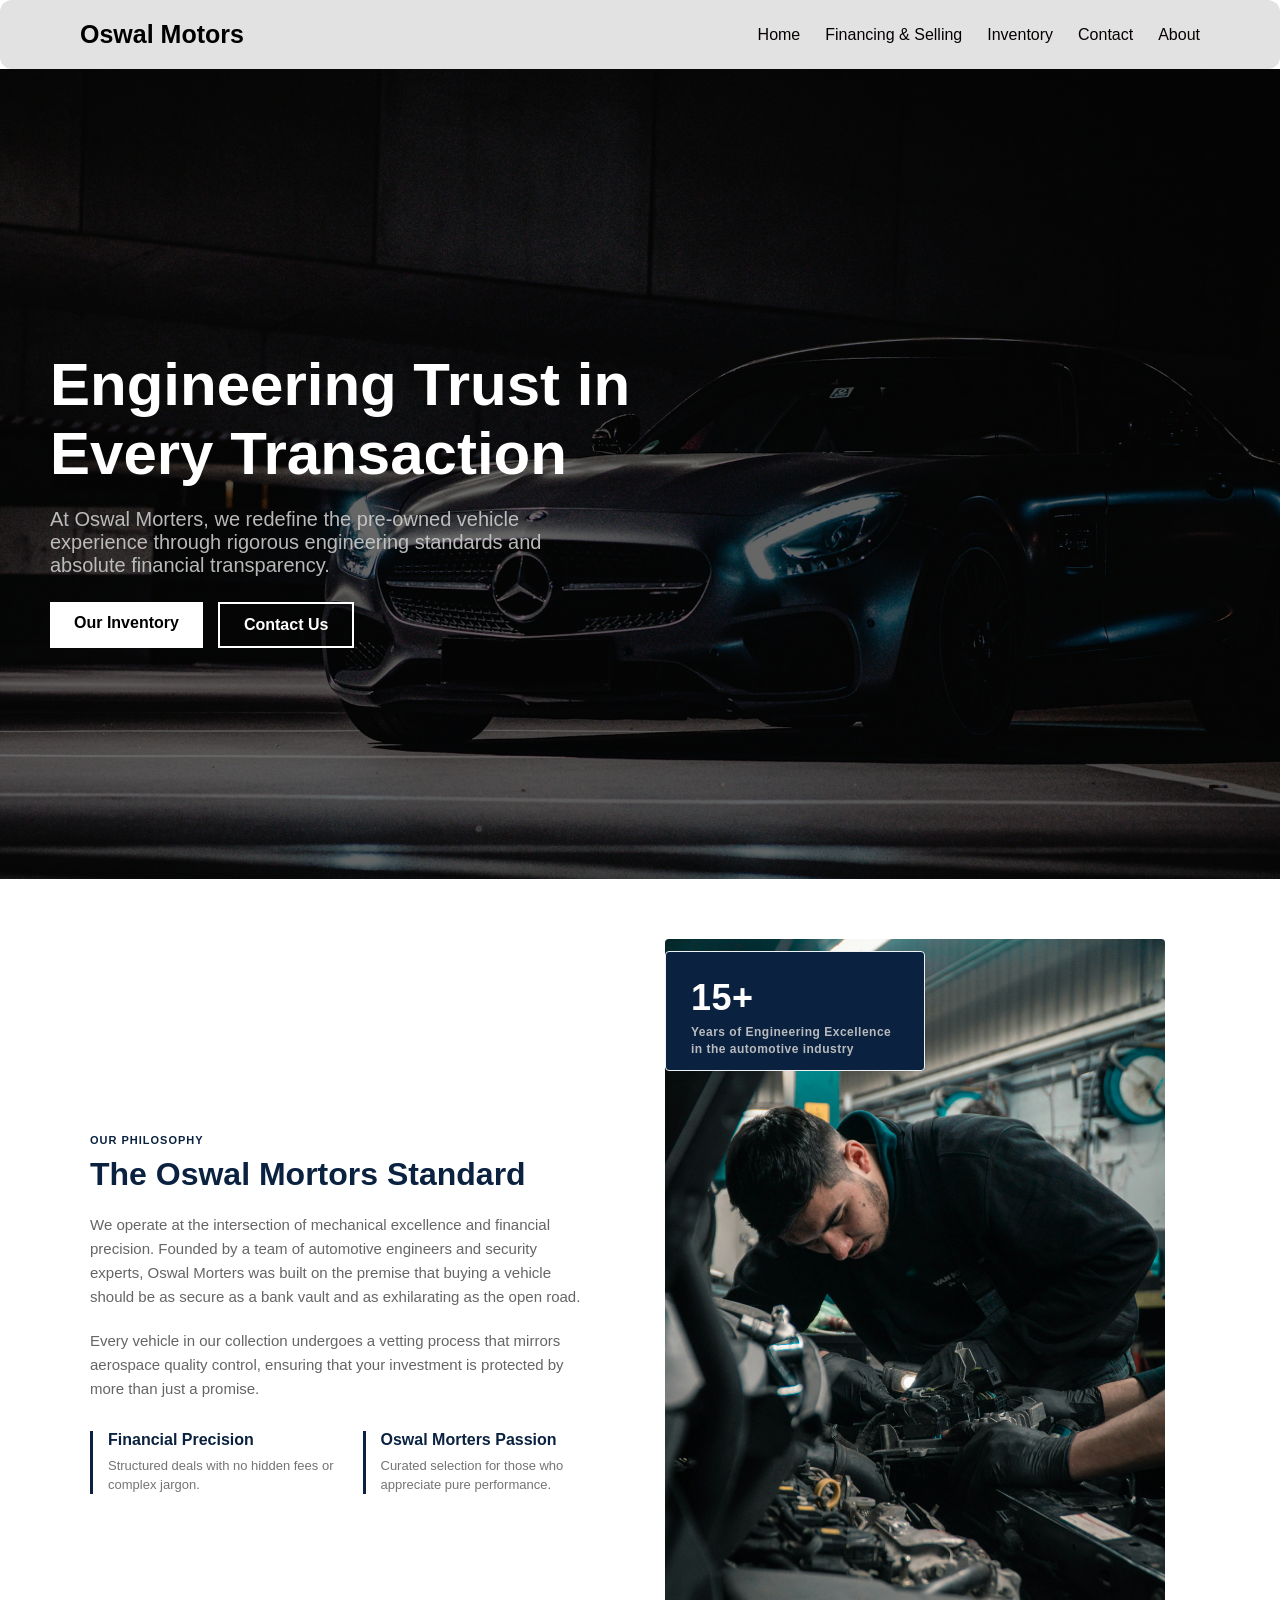
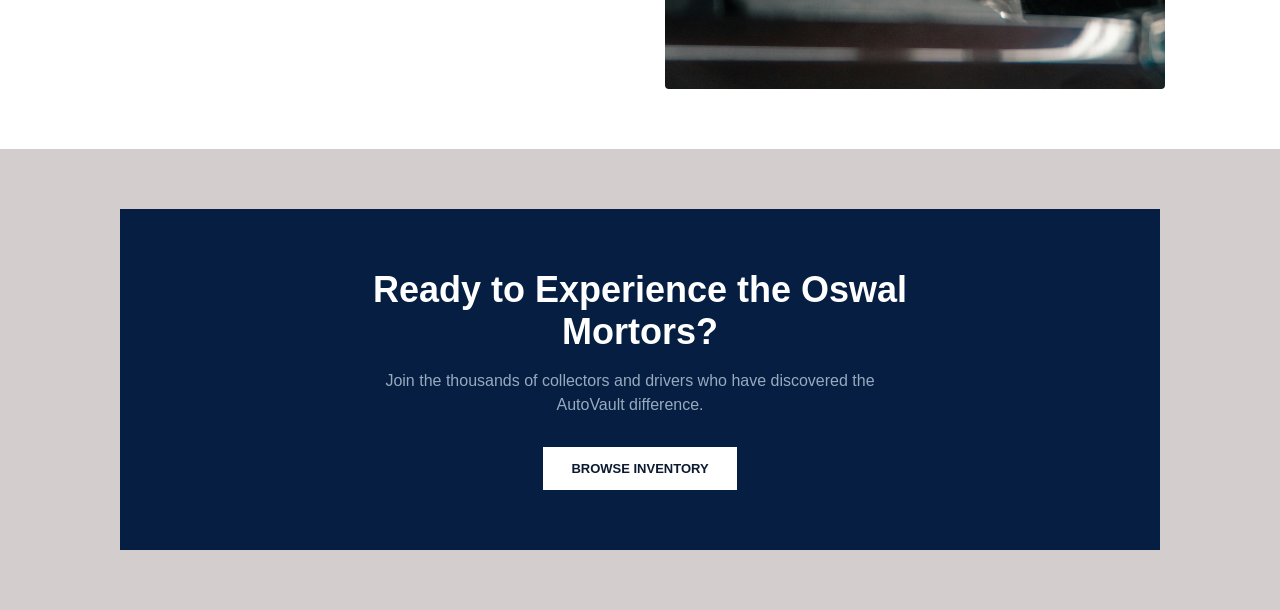
<file: About.html>
<!DOCTYPE html>
<html lang="en">

<head>
    <meta charset="UTF-8">
    <meta name="viewport" content="width=device-width, initial-scale=1.0">
    <title>About</title>
    <link rel="stylesheet" href="css/style.css">
</head>

<body>
    <nav class="navbar">
        <div class="logo">Oswal Motors</div>
        <div class="nav-links">
            <a href="Index.html">Home</a>
            <a href="Financing-&-Selling.html">Financing & Selling</a>
            <a href="Inventory.html">Inventory</a>
            <a href="Contact.html">Contact</a>
            <a href="About.html">About</a>
        </div>
    </nav>

    <!--banner and content(first section)-->
    <section class="hero-banner">
        <div class="hero-content">
            <h1>Engineering Trust in Every Transaction</h1>
            <p>At Oswal Morters, we redefine the pre-owned vehicle experience through rigorous engineering standards and
                absolute financial transparency.</p>

            <div class="hero-buttons">
                <a href="Inventory.html" class="btn btn-white">Our Inventory</a>
                <a href="Contact.html" class="btn btn-outline">Contact Us</a>
            </div>
        </div>
    </section>

    <!--second section-->
    <section class="philosophy">
        <div class="philosophy-container">

            <div class="text-side">
                <span class="tagline">OUR PHILOSOPHY</span>
                <h2>The Oswal Mortors Standard</h2>

                <p>We operate at the intersection of mechanical excellence and financial precision. Founded by a team of
                    automotive engineers and security experts, Oswal Morters was built on the premise that buying a
                    vehicle should be as secure as a bank vault and as exhilarating as the open road.</p>

                <p>Every vehicle in our collection undergoes a vetting process that mirrors aerospace quality control,
                    ensuring that your investment is protected by more than just a promise.</p>

                <div class="features-row">
                    <div class="feature-box">
                        <h4>Financial Precision</h4>
                        <p>Structured deals with no hidden fees or complex jargon.</p>
                    </div>
                    <div class="feature-box">
                        <h4>Oswal Morters Passion</h4>
                        <p>Curated selection for those who appreciate pure performance.</p>
                    </div>
                </div>
            </div>

            <div class="image-side">
                <img src="images/worker.jpg" alt="Workshop ">

                <div class="badge">
                    <h3>15+</h3>
                    <p>Years of Engineering Excellence in the automotive industry</p>
                </div>
            </div>

        </div>
    </section>

    <!--third section-->
    <section class="cta-section">
        <div class="cta-banner">
            <h2>Ready to Experience the Oswal Mortors?</h2>
            <p>Join the thousands of collectors and drivers who have discovered the AutoVault difference.</p>
            <a href="Inventory.html" class="cta-btn">Browse Inventory</a>
        </div>
    </section>


</body>

</html>
</file>
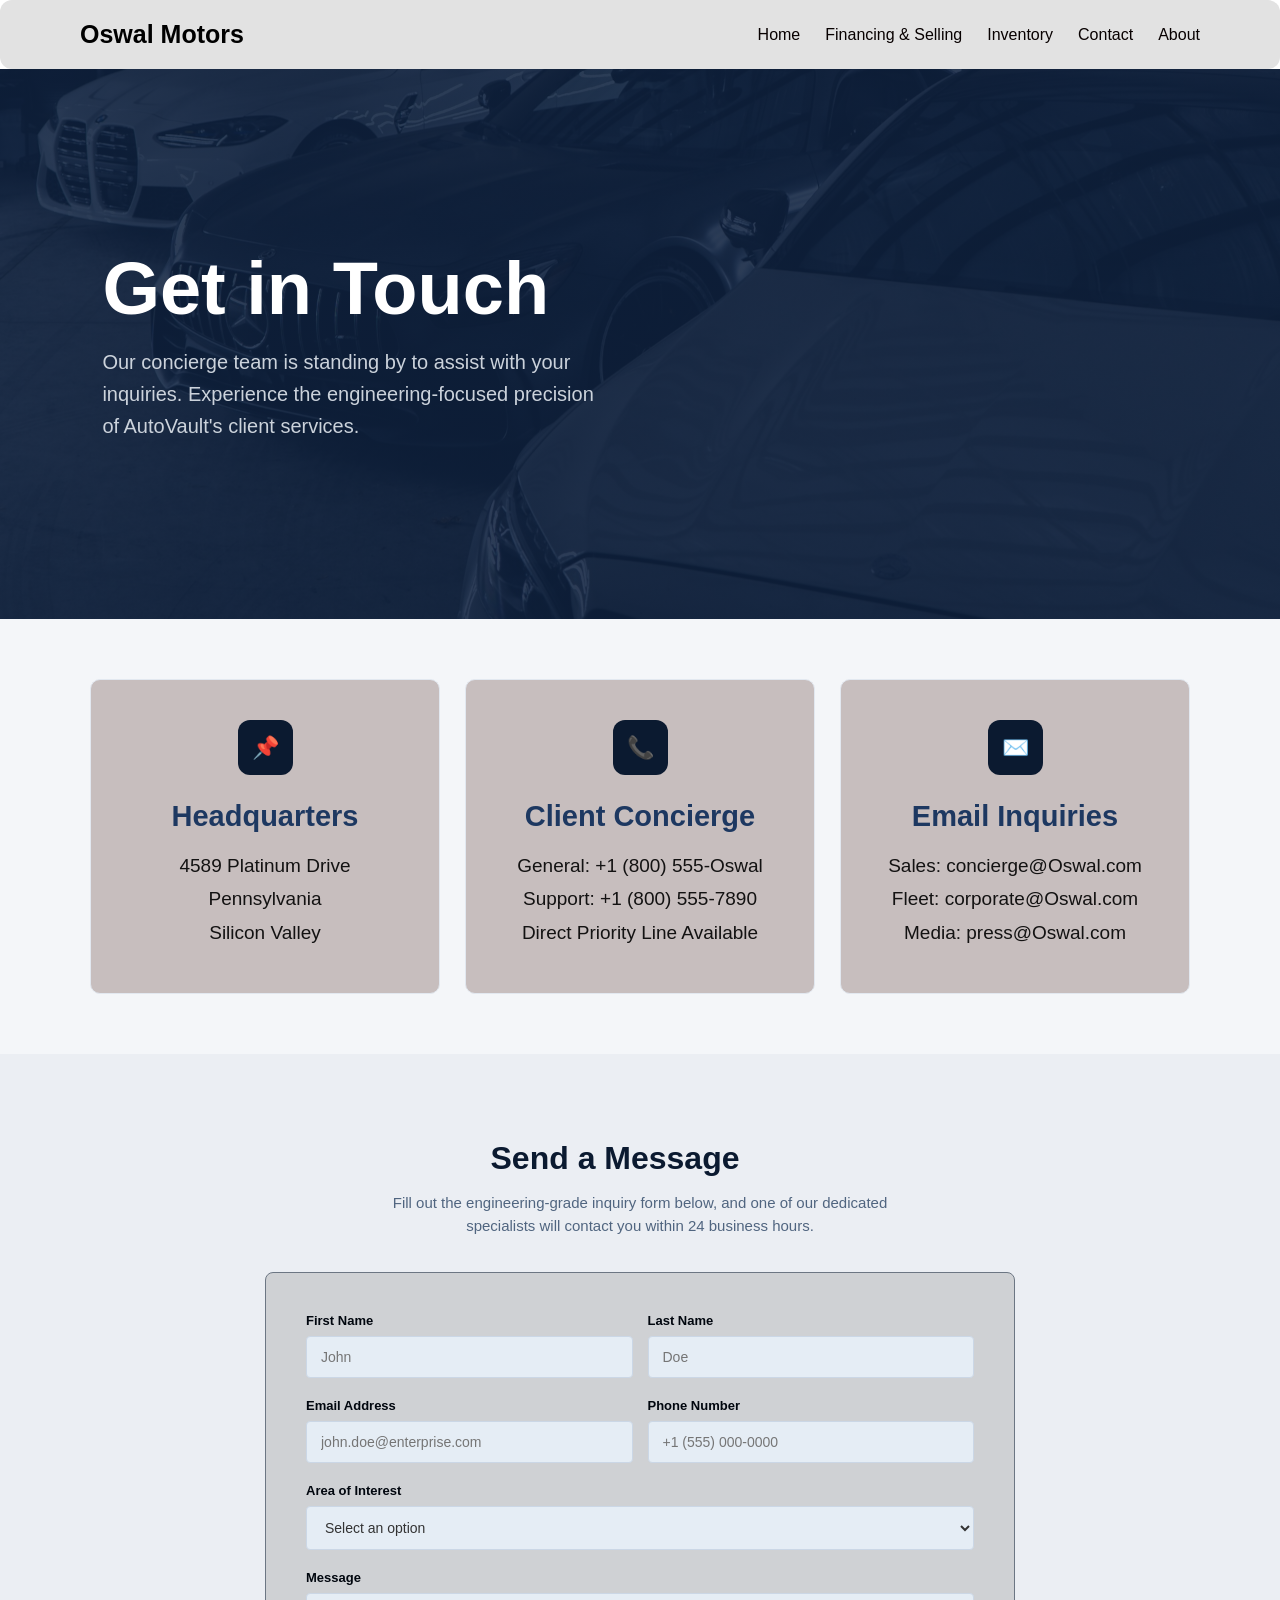
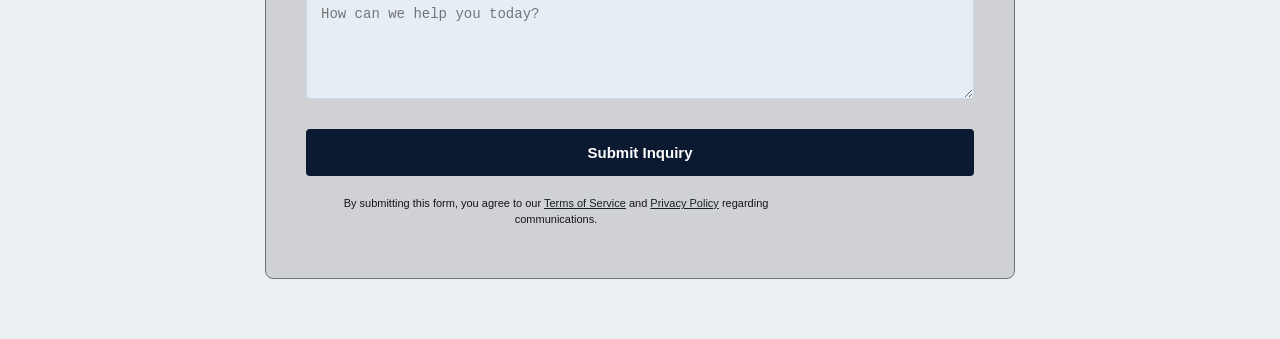
<file: Contact.html>
<!DOCTYPE html>
<html lang="en">

<head>
    <meta charset="UTF-8">
    <meta name="viewport" content="width=device-width, initial-scale=1.0">
    <title>Contact</title>
    <link rel="stylesheet" href="css/style.css">
</head>

<body>
    <nav class="navbar">
        <div class="logo">Oswal Motors</div>
        <div class="nav-links">
            <a href="Index.html">Home</a>
            <a href="Financing-&-Selling.html">Financing & Selling</a>
            <a href="Inventory.html">Inventory</a>
            <a href="Contact.html">Contact</a>
            <a href="About.html">About</a>
        </div>
    </nav>


    <!--banner and content-->
    <section class="contact-banner">
        <div class="contact-content">
            <h1>Get in Touch</h1>
            <p>
                Our concierge team is standing by to assist with your inquiries.
                Experience the engineering-focused precision of AutoVault's client services.
            </p>
        </div>
    </section>


    <!--section two-->
    <section class="contact-info-section">
        <div class="cards-wrapper">

            <div class="info-card">
                <div class="icon-square">📌</div>
                <h3>Headquarters</h3>
                <p> 4589 Platinum Drive</p>
                <p>Pennsylvania</p>
                <p class="muted-text">Silicon Valley</p>
            </div>

            <div class="info-card">
                <div class="icon-square">📞</div>
                <h3>Client Concierge</h3>
                <p>General: +1 (800) 555-Oswal</p>
                <p>Support: +1 (800) 555-7890</p>
                <p class="muted-text">Direct Priority Line Available</p>
            </div>

            <div class="info-card">
                <div class="icon-square">✉️</div>
                <h3>Email Inquiries</h3>
                <p>Sales: concierge@Oswal.com</p>
                <p>Fleet: corporate@Oswal.com</p>
                <p class="muted-text">Media: press@Oswal.com</p>
            </div>

        </div>
    </section>


    <!--section three (form)-->
    <section class="form-section">
        <div class="form-wrapper">

            <div class="form-header">
                <h2>Send a Message</h2>
                <p>Fill out the engineering-grade inquiry form below, and one of our dedicated specialists will contact
                    you within 24 business hours.</p>
            </div>

            <div class="form-card">
                <form>

                    <div class="form-row">
                        <div class="form-group">
                            <label for="first-name">First Name</label>
                            <input type="text" id="first-name" placeholder="John">
                        </div>
                        <div class="form-group">
                            <label for="last-name">Last Name</label>
                            <input type="text" id="last-name" placeholder="Doe">
                        </div>
                    </div>

                    <div class="form-row">
                        <div class="form-group">
                            <label for="email">Email Address</label>
                            <input type="email" id="email" placeholder="john.doe@enterprise.com">
                        </div>
                        <div class="form-group">
                            <label for="phone">Phone Number</label>
                            <input type="tel" id="phone" placeholder="+1 (555) 000-0000">
                        </div>
                    </div>

                    <div class="form-group full-width">
                        <label for="interest">Area of Interest</label>
                        <select id="interest">
                            <option value="" disabled selected>Select an option</option>
                            <option value="sales">Inventory & Sales</option>
                            <option value="fleet">Fleet Accounts</option>
                            <option value="support">Concierge Support</option>
                        </select>
                    </div>

                    <div class="form-group full-width">
                        <label for="message">Message</label>
                        <textarea id="message" rows="5" placeholder="How can we help you today?"></textarea>
                    </div>

                    <button type="submit" class="submit-btn">Submit Inquiry</button>

                    <p class="form-footer-text">
                        By submitting this form, you agree to our <a href="#">Terms of Service</a> and <a
                            href="#">Privacy Policy</a> regarding communications.
                    </p>

                </form>
            </div>

        </div>
</body>

</html>
</file>
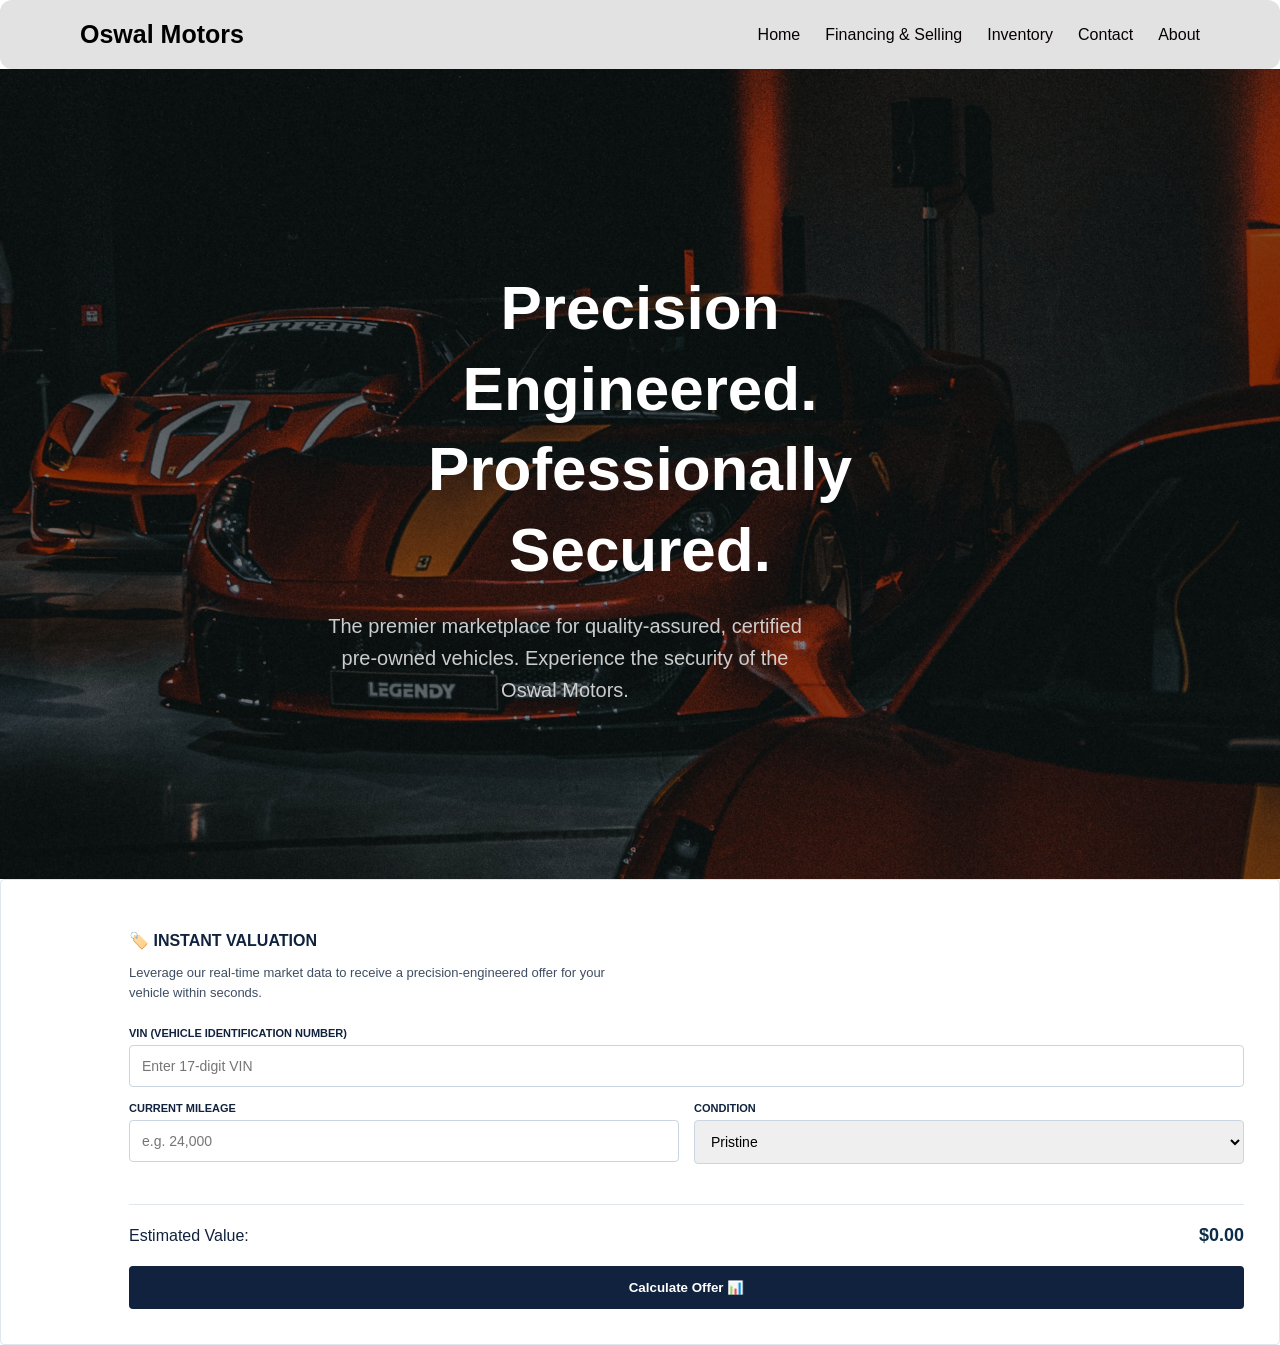
<file: Financing-&-Selling.html>
<!DOCTYPE html>
<html lang="en">

<head>
    <meta charset="UTF-8">
    <meta name="viewport" content="width=device-width, initial-scale=1.0">
    <title>Finance & Selling</title>
    <link rel="stylesheet" href="css/style.css">
</head>

<body>

    <nav class="navbar">
        <div class="logo">Oswal Motors</div>
        <div class="nav-links">
            <a href="Index.html">Home</a>
            <a href="Financing-&-Selling.html">Financing & Selling</a>
            <a href="Inventory.html">Inventory</a>
            <a href="Contact.html">Contact</a>
            <a href="About.html">About</a>
        </div>
    </nav>

    <!--banner-->
    <section class="hero">
        <div class="hero-content">
            <h1>Precision Engineered.<br>Professionally Secured.</h1>
            <p>The premier marketplace for quality-assured, certified pre-owned vehicles. Experience the security of the
                Oswal Motors.</p>
        </div>
    </section>


    <!--validation card-->
    <div class="valuation-card">
        <h3>🏷️ INSTANT VALUATION</h3>
        <p>Leverage our real-time market data to receive a precision-engineered offer for your vehicle within seconds.
        </p>

        <label>VIN (VEHICLE IDENTIFICATION NUMBER)</label>
        <input type="text" placeholder="Enter 17-digit VIN">

        <div class="form-row">
            <div class="form-col">
                <label>CURRENT MILEAGE</label>
                <input type="text" placeholder="e.g. 24,000">
            </div>
            <div class="form-col">
                <label>CONDITION</label>
                <select>
                    <option>Pristine</option>
                </select>
            </div>
        </div>

        <div class="card-footer">
            <span>Estimated Value:</span>
            <span class="price">$0.00</span>
        </div>
        <button class="btn-submit">Calculate Offer 📊</button>
    </div>


</body>

</html>
</file>
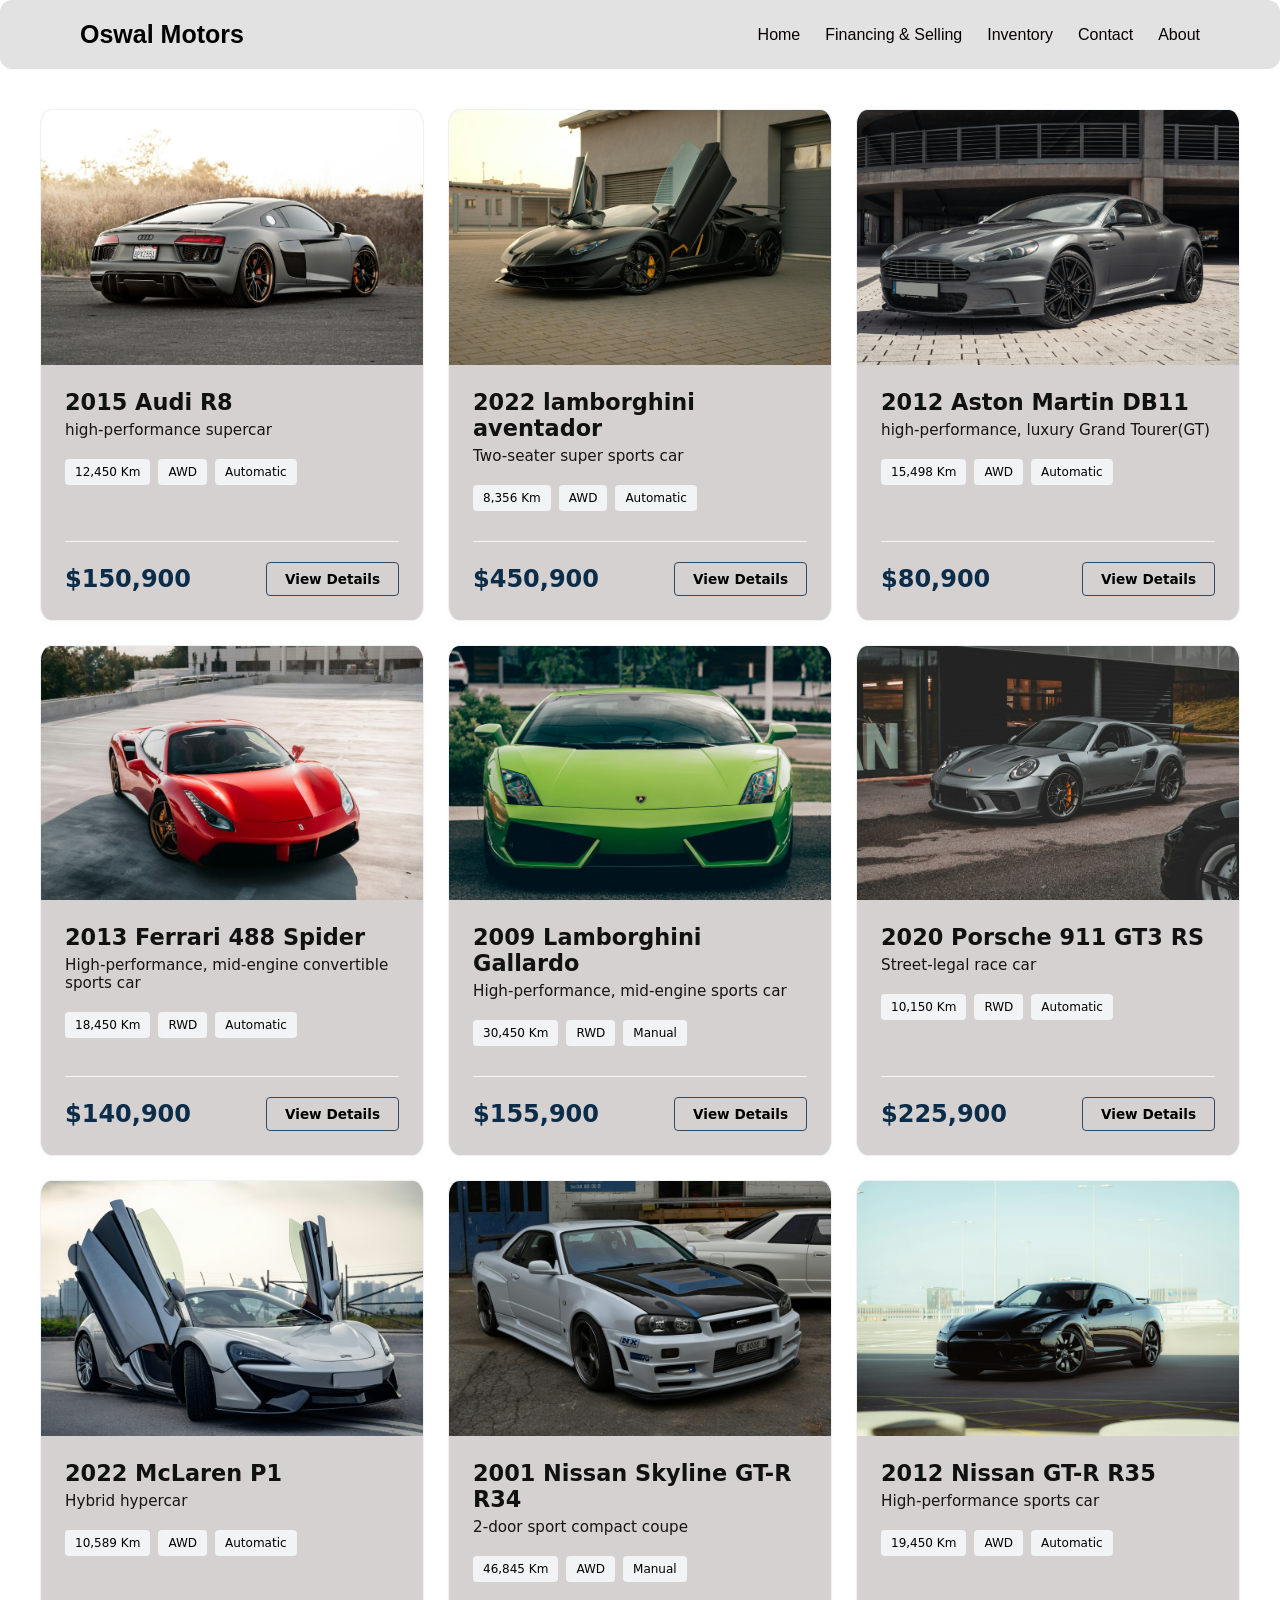
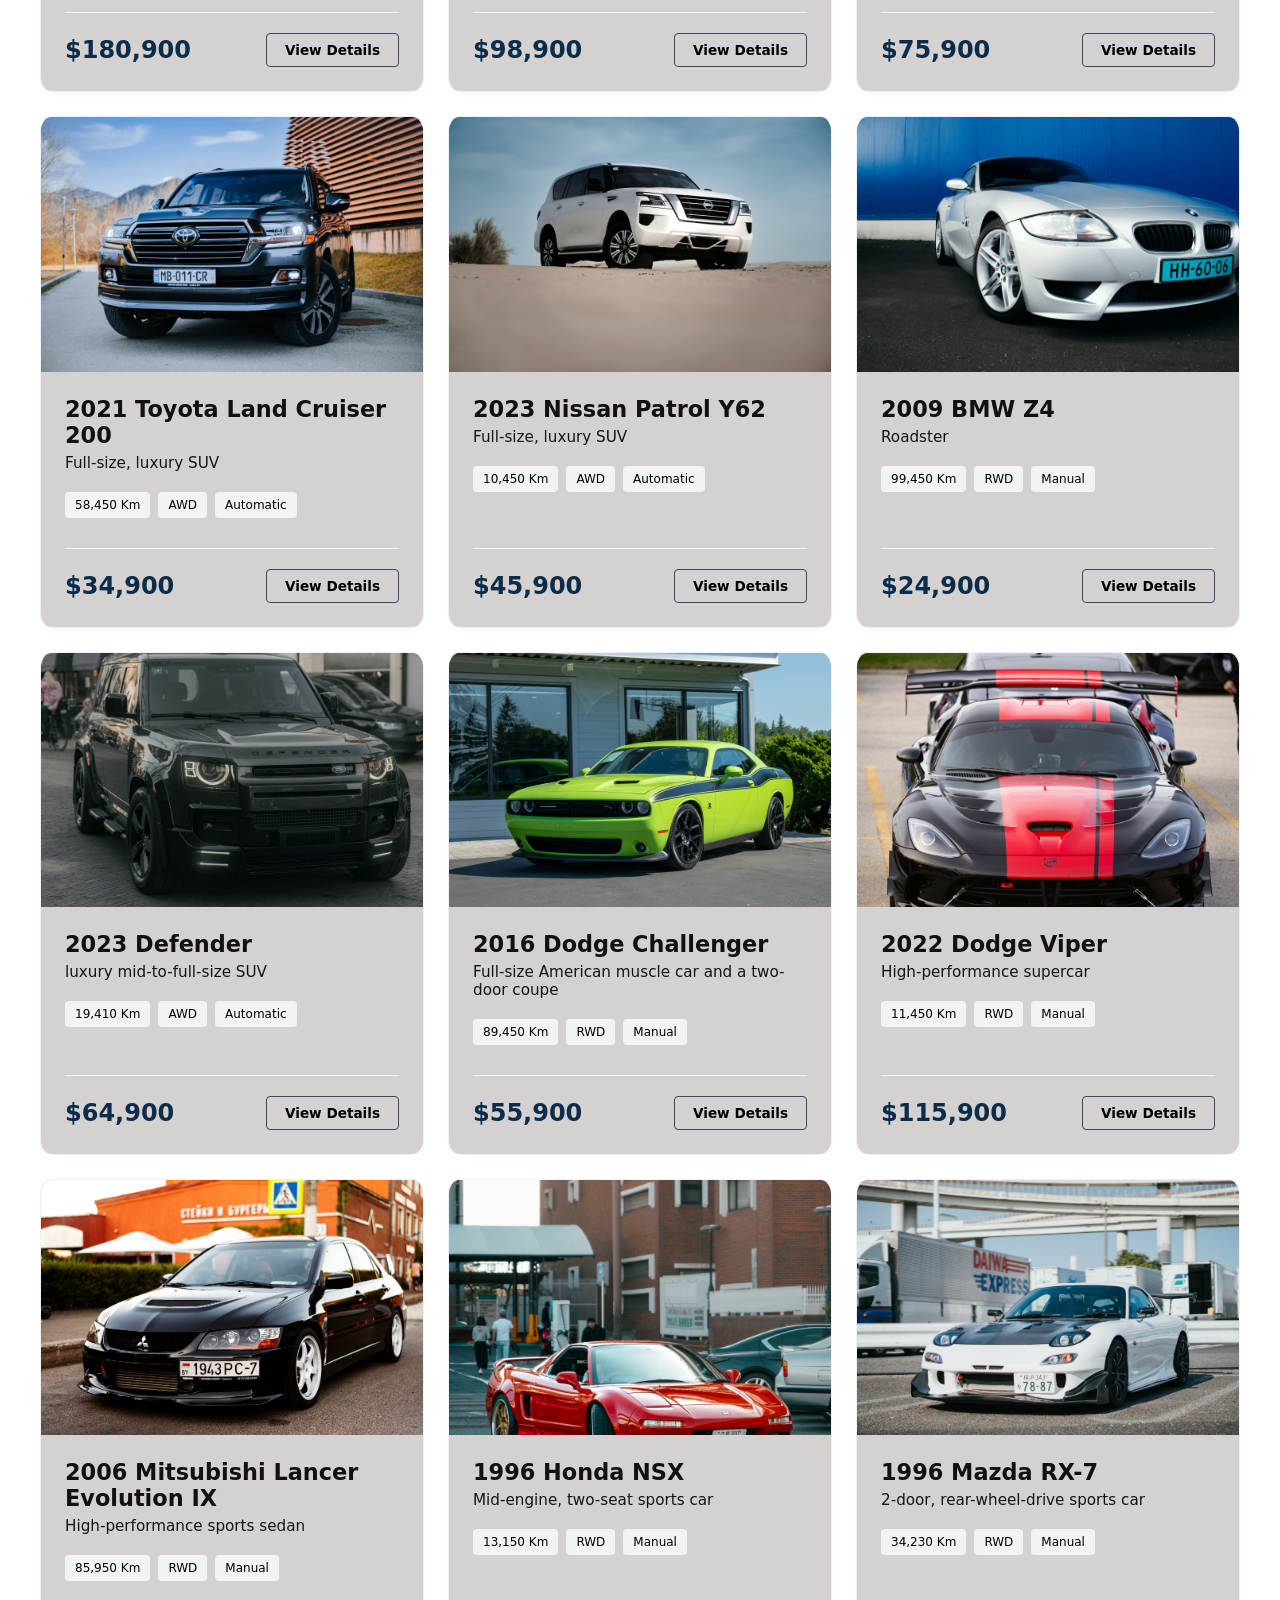
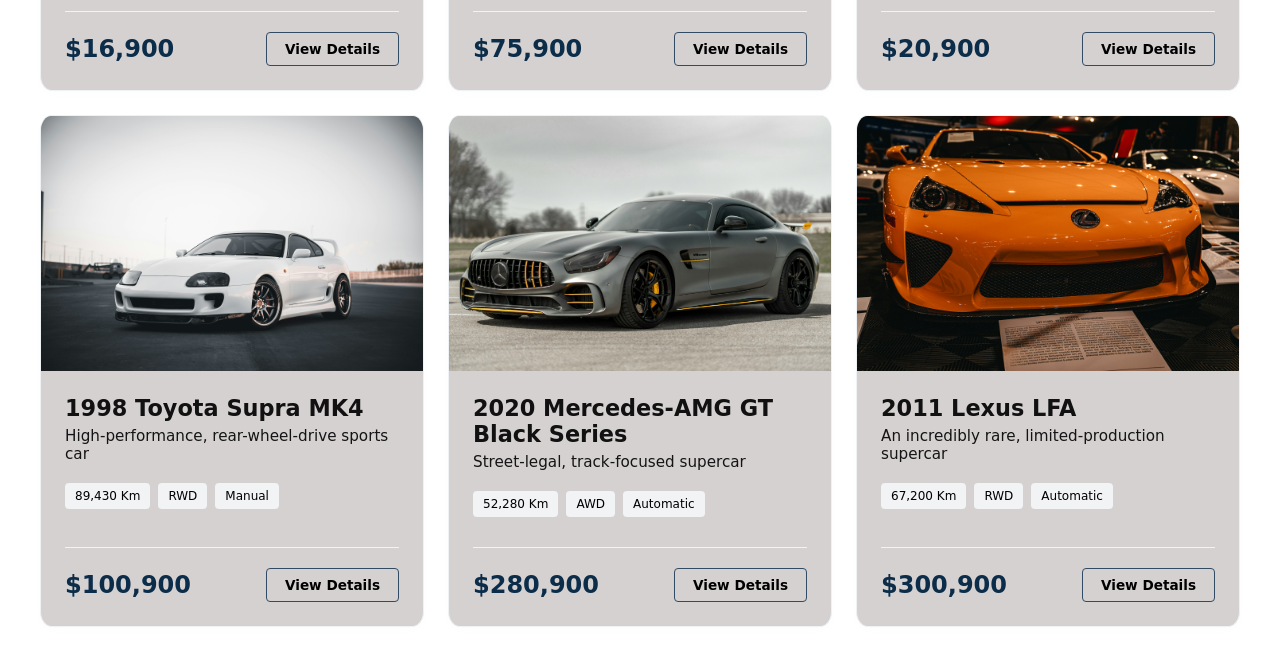
<file: Inventory.html>
<!DOCTYPE html>
<html lang="en">

<head>
    <meta charset="UTF-8">
    <meta name="viewport" content="width=device-width, initial-scale=1.0">
    <title>Inventory</title>
    <link rel="stylesheet" href="css/style.css">
</head>

<body>
    <nav class="navbar">
        <div class="logo">Oswal Motors</div>
        <div class="nav-links">
            <a href="Index.html">Home</a>
            <a href="Financing-&-Selling.html">Financing & Selling</a>
            <a href="Inventory.html">Inventory</a>
            <a href="Contact.html">Contact</a>
            <a href="About.html">About</a>
        </div>
    </nav>


    <!--Car details-->
    <section class="card-grid">
        <!--Audi R8-->
        <div class="car-card">
            <div class="image-container">
                <img src="images/AudiR8.jpg" alt="2015 Audi R8">
            </div>
            <div class="card-content">
                <h3 class="car-title">2015 Audi R8</h3>
                <p class="car-subtitle"> high-performance supercar</p>

                <div class="specs-row">
                    <span class="spec-pill">12,450 Km</span>
                    <span class="spec-pill">AWD</span>
                    <span class="spec-pill">Automatic</span>
                </div>

                <div class="footer-row">
                    <span class="price">$150,900</span>
                    <a href="#" class="btn-details">View Details</a>
                </div>
            </div>
        </div>

        <!--lamborghini aventador-->
        <div class="car-card">
            <div class="image-container">
                <img src="images/avatadore.jpg" alt="lamborghini aventador">
            </div>
            <div class="card-content">
                <h3 class="car-title">2022 lamborghini aventador</h3>
                <p class="car-subtitle">Two-seater super sports car</p>

                <div class="specs-row">
                    <span class="spec-pill">8,356 Km</span>
                    <span class="spec-pill">AWD</span>
                    <span class="spec-pill">Automatic</span>
                </div>

                <div class="footer-row">
                    <span class="price">$450,900</span>
                    <a href="#" class="btn-details">View Details</a>
                </div>
            </div>
        </div>

        <!--Astonmartin DB11-->
        <div class="car-card">
            <div class="image-container">
                <img src="images/DB11.jpg" alt="Aston Martin DB11 ">
            </div>
            <div class="card-content">
                <h3 class="car-title">2012 Aston Martin DB11 </h3>
                <p class="car-subtitle">high-performance, luxury Grand Tourer(GT)</p>

                <div class="specs-row">
                    <span class="spec-pill">15,498 Km</span>
                    <span class="spec-pill">AWD</span>
                    <span class="spec-pill">Automatic</span>
                </div>

                <div class="footer-row">
                    <span class="price">$80,900</span>
                    <a href="#" class="btn-details">View Details</a>
                </div>
            </div>
        </div>

        <!--Ferrari 488-->
        <div class="car-card">
            <div class="image-container">
                <img src="images/Ferrari 488.jpg" alt="ferrari">
            </div>
            <div class="card-content">
                <h3 class="car-title"> 2013 Ferrari 488 Spider</h3>
                <p class="car-subtitle">High-performance, mid-engine convertible sports car</p>

                <div class="specs-row">
                    <span class="spec-pill">18,450 Km</span>
                    <span class="spec-pill">RWD</span>
                    <span class="spec-pill">Automatic</span>
                </div>

                <div class="footer-row">
                    <span class="price">$140,900</span>
                    <a href="#" class="btn-details">View Details</a>
                </div>
            </div>
        </div>

        <!--Gallardo-->
        <div class="car-card">
            <div class="image-container">
                <img src="images/gallardo.jpg" alt="gallardo">
            </div>
            <div class="card-content">
                <h3 class="car-title">2009 Lamborghini Gallardo</h3>
                <p class="car-subtitle">High-performance, mid-engine sports car</p>

                <div class="specs-row">
                    <span class="spec-pill">30,450 Km</span>
                    <span class="spec-pill">RWD</span>
                    <span class="spec-pill">Manual</span>
                </div>

                <div class="footer-row">
                    <span class="price">$155,900</span>
                    <a href="#" class="btn-details">View Details</a>
                </div>
            </div>
        </div>

        <!--GT3RS-->
        <div class="car-card">
            <div class="image-container">
                <img src="images/gt3RS.jpg" alt="GT3RS">
            </div>
            <div class="card-content">
                <h3 class="car-title">2020 Porsche 911 GT3 RS</h3>
                <p class="car-subtitle">Street-legal race car</p>

                <div class="specs-row">
                    <span class="spec-pill">10,150 Km</span>
                    <span class="spec-pill">RWD</span>
                    <span class="spec-pill">Automatic</span>
                </div>

                <div class="footer-row">
                    <span class="price">$225,900</span>
                    <a href="#" class="btn-details">View Details</a>
                </div>
            </div>
        </div>


        <!--Maclaran-->
        <div class="car-card">
            <div class="image-container">
                <img src="images/macleran.jpg" alt=" McLaren P1 ">
            </div>
            <div class="card-content">
                <h3 class="car-title">2022 McLaren P1 </h3>
                <p class="car-subtitle">Hybrid hypercar</p>

                <div class="specs-row">
                    <span class="spec-pill">10,589 Km</span>
                    <span class="spec-pill">AWD</span>
                    <span class="spec-pill">Automatic</span>
                </div>

                <div class="footer-row">
                    <span class="price">$180,900</span>
                    <a href="#" class="btn-details">View Details</a>
                </div>
            </div>
        </div>

        <!--GTR R34-->
        <div class="car-card">
            <div class="image-container">
                <img src="images/gtrR34.jpg" alt="gtr r34">
            </div>
            <div class="card-content">
                <h3 class="car-title">2001 Nissan Skyline GT-R R34</h3>
                <p class="car-subtitle">2-door sport compact coupe</p>

                <div class="specs-row">
                    <span class="spec-pill">46,845 Km</span>
                    <span class="spec-pill">AWD</span>
                    <span class="spec-pill">Manual</span>
                </div>

                <div class="footer-row">
                    <span class="price">$98,900</span>
                    <a href="#" class="btn-details">View Details</a>
                </div>
            </div>
        </div>

        <!--GTR R35-->
        <div class="car-card">
            <div class="image-container">
                <img src="images/gtrR35.jpg" alt="gtr r35">
            </div>
            <div class="card-content">
                <h3 class="car-title">2012 Nissan GT-R R35</h3>
                <p class="car-subtitle">High-performance sports car</p>

                <div class="specs-row">
                    <span class="spec-pill">19,450 Km</span>
                    <span class="spec-pill">AWD</span>
                    <span class="spec-pill">Automatic</span>
                </div>

                <div class="footer-row">
                    <span class="price">$75,900</span>
                    <a href="#" class="btn-details">View Details</a>
                </div>
            </div>
        </div>



        <!--LC 200-->
        <div class="car-card">
            <div class="image-container">
                <img src="images/lc200.jpg" alt="lc 200">
            </div>
            <div class="card-content">
                <h3 class="car-title">2021 Toyota Land Cruiser 200 </h3>
                <p class="car-subtitle"> Full-size, luxury SUV</p>

                <div class="specs-row">
                    <span class="spec-pill">58,450 Km</span>
                    <span class="spec-pill">AWD</span>
                    <span class="spec-pill">Automatic</span>
                </div>

                <div class="footer-row">
                    <span class="price">$34,900</span>
                    <a href="#" class="btn-details">View Details</a>
                </div>
            </div>
        </div>


        <!--Patrol Y62-->
        <div class="car-card">
            <div class="image-container">
                <img src="images/patrolY62.jpg" alt="patrol">
            </div>
            <div class="card-content">
                <h3 class="car-title">2023 Nissan Patrol Y62</h3>
                <p class="car-subtitle">Full-size, luxury SUV</p>

                <div class="specs-row">
                    <span class="spec-pill">10,450 Km</span>
                    <span class="spec-pill">AWD</span>
                    <span class="spec-pill">Automatic</span>
                </div>

                <div class="footer-row">
                    <span class="price">$45,900</span>
                    <a href="#" class="btn-details">View Details</a>
                </div>
            </div>
        </div>


        <!--BMW Z4-->
        <div class="car-card">
            <div class="image-container">
                <img src="images/bmwZ4.jpg" alt="bmw z4">
            </div>
            <div class="card-content">
                <h3 class="car-title">2009 BMW Z4</h3>
                <p class="car-subtitle">Roadster</p>

                <div class="specs-row">
                    <span class="spec-pill">99,450 Km</span>
                    <span class="spec-pill">RWD</span>
                    <span class="spec-pill">Manual</span>
                </div>

                <div class="footer-row">
                    <span class="price">$24,900</span>
                    <a href="#" class="btn-details">View Details</a>
                </div>
            </div>
        </div>

        <!--Defender 110-->
        <div class="car-card">
            <div class="image-container">
                <img src="images/defender110.jpg" alt="difender">
            </div>
            <div class="card-content">
                <h3 class="car-title">2023 Defender</h3>
                <p class="car-subtitle">luxury mid-to-full-size SUV</p>

                <div class="specs-row">
                    <span class="spec-pill">19,410 Km</span>
                    <span class="spec-pill">AWD</span>
                    <span class="spec-pill">Automatic</span>
                </div>

                <div class="footer-row">
                    <span class="price">$64,900</span>
                    <a href="#" class="btn-details">View Details</a>
                </div>
            </div>
        </div>

        <!--dodge challenger-->
        <div class="car-card">
            <div class="image-container">
                <img src="images/dodge challenger.jpg" alt="dodeg chalanger">
            </div>
            <div class="card-content">
                <h3 class="car-title">2016 Dodge Challenger</h3>
                <p class="car-subtitle">Full-size American muscle car and a two-door coupe</p>

                <div class="specs-row">
                    <span class="spec-pill">89,450 Km</span>
                    <span class="spec-pill">RWD</span>
                    <span class="spec-pill">Manual</span>
                </div>

                <div class="footer-row">
                    <span class="price">$55,900</span>
                    <a href="#" class="btn-details">View Details</a>
                </div>
            </div>
        </div>

        <!--dodge Viper-->
        <div class="car-card">
            <div class="image-container">
                <img src="images/Viper.jpg" alt="viper">
            </div>
            <div class="card-content">
                <h3 class="car-title">2022 Dodge Viper</h3>
                <p class="car-subtitle">High-performance supercar</p>

                <div class="specs-row">
                    <span class="spec-pill">11,450 Km</span>
                    <span class="spec-pill">RWD</span>
                    <span class="spec-pill">Manual</span>
                </div>

                <div class="footer-row">
                    <span class="price">$115,900</span>
                    <a href="#" class="btn-details">View Details</a>
                </div>
            </div>
        </div>

        <!--evo 9-->
        <div class="car-card">
            <div class="image-container">
                <img src="images/evo9.jpg" alt="evo 9">
            </div>
            <div class="card-content">
                <h3 class="car-title">2006 Mitsubishi Lancer Evolution IX</h3>
                <p class="car-subtitle">High-performance sports sedan</p>

                <div class="specs-row">
                    <span class="spec-pill">85,950 Km</span>
                    <span class="spec-pill">RWD</span>
                    <span class="spec-pill">Manual</span>
                </div>

                <div class="footer-row">
                    <span class="price">$16,900</span>
                    <a href="#" class="btn-details">View Details</a>
                </div>
            </div>
        </div>

        <!--NSX-->
        <div class="car-card">
            <div class="image-container">
                <img src="images/NSX.jpg" alt="nsx">
            </div>
            <div class="card-content">
                <h3 class="car-title">1996 Honda NSX</h3>
                <p class="car-subtitle">Mid-engine, two-seat sports car</p>

                <div class="specs-row">
                    <span class="spec-pill">13,150 Km</span>
                    <span class="spec-pill">RWD</span>
                    <span class="spec-pill">Manual</span>
                </div>

                <div class="footer-row">
                    <span class="price">$75,900</span>
                    <a href="#" class="btn-details">View Details</a>
                </div>
            </div>
        </div>

        <!--RX 7-->
        <div class="car-card">
            <div class="image-container">
                <img src="images/RX7.jpg" alt="rx7">
            </div>
            <div class="card-content">
                <h3 class="car-title">1996 Mazda RX-7</h3>
                <p class="car-subtitle">2-door, rear-wheel-drive sports car</p>

                <div class="specs-row">
                    <span class="spec-pill">34,230 Km</span>
                    <span class="spec-pill">RWD</span>
                    <span class="spec-pill">Manual</span>
                </div>

                <div class="footer-row">
                    <span class="price">$20,900</span>
                    <a href="#" class="btn-details">View Details</a>
                </div>
            </div>
        </div>


        <!--supra-->
        <div class="car-card">
            <div class="image-container">
                <img src="images/supra.jpg" alt="supra">
            </div>
            <div class="card-content">
                <h3 class="car-title">1998 Toyota Supra MK4</h3>
                <p class="car-subtitle">High-performance, rear-wheel-drive sports car</p>

                <div class="specs-row">
                    <span class="spec-pill">89,430 Km</span>
                    <span class="spec-pill">RWD</span>
                    <span class="spec-pill">Manual</span>
                </div>

                <div class="footer-row">
                    <span class="price">$100,900</span>
                    <a href="#" class="btn-details">View Details</a>
                </div>
            </div>
        </div>


        <!--amg-->
        <div class="car-card">
            <div class="image-container">
                <img src="images/amg.jpg" alt="amg">
            </div>
            <div class="card-content">
                <h3 class="car-title">2020 Mercedes-AMG GT Black Series</h3>
                <p class="car-subtitle">Street-legal, track-focused supercar</p>

                <div class="specs-row">
                    <span class="spec-pill">52,280 Km</span>
                    <span class="spec-pill">AWD</span>
                    <span class="spec-pill">Automatic</span>
                </div>

                <div class="footer-row">
                    <span class="price">$280,900</span>
                    <a href="#" class="btn-details">View Details</a>
                </div>
            </div>
        </div>



        <!--lexus-->
        <div class="car-card">
            <div class="image-container">
                <img src="images/lexus.jpg" alt="lexus">
            </div>
            <div class="card-content">
                <h3 class="car-title">2011 Lexus LFA</h3>
                <p class="car-subtitle">An incredibly rare, limited-production supercar</p>

                <div class="specs-row">
                    <span class="spec-pill">67,200 Km</span>
                    <span class="spec-pill">RWD</span>
                    <span class="spec-pill">Automatic</span>
                </div>

                <div class="footer-row">
                    <span class="price">$300,900</span>
                    <a href="#" class="btn-details">View Details</a>
                </div>
            </div>
        </div>


        


</body>

</html>
</file>
<file: css/style.css>
body {
  margin: 0;
  font-family: 'Segoe UI', Tahoma, Geneva, Verdana, sans-serif;
}

.navbar {
  display: flex;
  justify-content: space-between;
  align-items: center;
  background-color: rgb(226, 226, 226);
  color: black;
  padding: 20px 80px;
  border-radius: 12px;

}

.nav-links {
  style: none;
  display: flex;
  gap: 25px;
  margin: o;
  padding: 0;
}

.nav-links a {
  color: rgb(8, 1, 1);
  text-decoration: none;
}

.nav-links a:hover {
  color: orange;
  text-decoration: wavy;

}

.logo {
  font-weight: 800;
  font-size: 25px;
  text-decoration: none;
  font-family: Verdana, Geneva, Tahoma, sans-serif;

}

.homepage {
  background-image: url("../images/bacgroundimage.jpg");
  background-repeat: no-repeat;
  background-attachment: fixed;
  background-size: cover;
  background-position: center;
  background-attachment: scroll;
  height: 150vh;

}

.hed-1 {

  background: linear-gradient(#0005, #0005), url('car.jpg') center/cover;
  height: 80vh;
  display: flex;
  flex-direction: column;
  justify-content: center;
  align-items: center;
  text-align: center;
  color: white;
  font-family: sans-serif;
  padding: 20px;
}

h1 {
  font-size: 3rem;
  margin-bottom: 15px;
  max-width: 700px;
}

p {
  font-size: 1.1rem;
  max-width: 500px;
  opacity: 0.9;
}



.features-container {
  display: grid;
  grid-template-columns: repeat(auto-fit, minmax(280px, 1fr));
  gap: 24px;
  max-width: 1100px;
  margin: 40px auto;
  padding: 20px;
  font-family: 'Segoe UI', Tahoma, Geneva, Verdana, sans-serif;
}


.feature-card {
  background: #cfcdcd;
  border: 1px solid #eef2f5;
  border-radius: 15px;
  padding: 40px 30px;
  text-align: center;
  box-shadow: 0 4px 12px rgba(0, 0, 0, 0.02);
  display: flex;
  flex-direction: column;
  align-items: center;
}


.icon-box {
  width: 60px;
  height: 60px;
  background-color: #174d80;
  color: #2b5c8f;
  border-radius: 12px;
  display: flex;
  justify-content: center;
  align-items: center;
  font-size: 24px;
  margin-bottom: 24px;
}


.feature-card h3 {
  color: #0d233a;
  font-size: 1.35rem;
  margin: 0 0 12px 0;
  font-weight: 660;
}


.feature-card p {
  color: #000000;
  font-size: 0.95rem;
  line-height: 1.6;
  margin: 0;
  font-weight: 400;
}

.hed-2 {
  background: linear-gradient(rgba(228, 228, 228, 0.333), #0005), url('car.jpg') center/cover;
  height: 30vh;
  display: flex;
  flex-direction: column;
  justify-content: left;
  align-items: left;
  text-align: left;
  color: rgb(0, 0, 0);
  font-family: sans-serif;
  padding: 20px;
}

h2 {
  font-size: 3rem;
  margin-bottom: 15px;
  max-width: 700px;
}

p {
  font-size: 1.1rem;
  max-width: 500px;
  opacity: 0.9;
}


/* Base Layout Grid */
.card-grid {
  display: grid;
  grid-template-columns: repeat(auto-fit, minmax(300px, 1fr));
  gap: 24px;
  max-width: 1200px;
  margin: 40px auto;
  padding: 0 20px;
  font-family: system-ui, -apple-system, BlinkMacSystemFont, 'Segoe UI', Roboto, sans-serif;
}

/* Main Card Styling */
.car-card {
  background: #d6d1d1;
  border: 1px solid #eef2f5;
  border-radius: 4px;
  overflow: hidden;
  box-shadow: 0 4px 12px rgba(0, 0, 0, 0.01);
  display: flex;
  flex-direction: column;
  border-radius: 3%;
}

/* Image Container + Absolute Badge positioning */
.image-container {
  position: relative;
  width: 100%;
  padding-top: 66.67%;
  /* Fixed 3:2 Aspect Ratio aspect ratio */
}

.image-container img {
  position: absolute;
  top: 0;
  left: 0;
  width: 100%;
  height: 100%;
  object-fit: cover;
}

.badge {
  position: absolute;
  top: 12px;
  right: 12px;
  background: rgba(255, 255, 255, 0.95);
  color: #0d233a;
  font-size: 0.65rem;
  font-weight: 700;
  padding: 6px 12px;
  border-radius: 4px;
  border: 1px solid #eef2f5;
  letter-spacing: 0.5px;
}

/* Text Content Area */
.card-content {
  padding: 24px;
  display: flex;
  flex-direction: column;
  flex-grow: 1;
}

.car-title {
  font-size: 1.4rem;
  color: #111111;
  margin: 0 0 6px 0;
  font-weight: 700;
}

.car-subtitle {
  font-size: 0.95rem;
  color: #000000;
  margin: 0 0 20px 0;
}

/* Specification Tags */
.specs-row {
  display: flex;
  gap: 8px;
  margin-bottom: 30px;
  flex-wrap: wrap;
}

.spec-pill {
  background: #f1f3f5;
  color: #000000;
  font-size: 0.75rem;
  padding: 6px 10px;
  border-radius: 4px;
}

/* Footer Section (Price + Button) */
.footer-row {
  margin-top: auto;
  /* Pushes the row to the very bottom of the card */
  display: flex;
  justify-content: space-between;
  align-items: center;
  border-top: 1px solid #f1f3f5;
  padding-top: 20px;
}

.price {
  font-size: 1.5rem;
  font-weight: 700;
  color: #0b2d49;
}

.btn-details {
  text-decoration: none;
  color: #000000;
  font-size: 0.85rem;
  font-weight: 600;
  border: 1px solid #314b64;
  padding: 8px 18px;
  border-radius: 4px;
  transition: all 0.2s ease;
}

.btn-details:hover {
  background: #0b2d49;
  color: rgb(252, 252, 252);
  border-color: #0b2d49;
}

/*footer section*/
/* Dark background for the whole footer */
.footer {
  background: #c4c0c0;
  color: #000000;
  padding: 10px 20px;
  font-family: sans-serif;
}

/* Align the 3 boxes side-by-side */
.footer-sections {
  display: flex;
  justify-content: space-around;
  gap: 20px;
}

/* Make links stack vertically and remove underlines */
.footer-box a {
  display: block;
  color: #000000;
  text-decoration: none;
  margin-top: 10px;
}

/*  hover effect */
.footer-box a:hover {
  color: #ff6b00;
}

/* horisantal line and copyright at the bottom */
.footer-bottom {
  border-top: 1px solid #333;
  text-align: center;
  margin-top: 30px;
  padding-top: 15px;
  color: #000000;
}


/*About page*/
/*banner and buttons*/
.hero-banner {
  height: 90vh;
  background: linear-gradient(rgba(0, 0, 0, 0.6), rgba(0, 0, 0, 0.6)), url("../images/aboutbanner.jpg") center/cover;
  display: flex;
  align-items: center;
  padding-left: 50px;
  font-family: sans-serif;
  color: #ffffff;
}

.hero-content {
  max-width: 600px;
}

.hero-content h1 {
  font-size: 60px;
  margin-bottom: 15px;
}

.hero-content p {
  font-size: 20px;
  color: #cccccc;
  margin-bottom: 25px;
}

/* 3. Buttons */
.hero-buttons {
  display: flex;
  gap: 15px;
}

.btn {
  padding: 12px 24px;
  text-decoration: none;
  font-weight: bold;
}

.btn-white {
  background-color: #ffffff;
  color: #000000;
}

.btn-outline {
  color: #ffffff;
  border: 2px solid #ffffff;
}

/*second section*/
/* 1. Overall Section Layout */
.philosophy {
  padding: 60px 20px;
  background-color: #ffffff;
  font-family: sans-serif;
}

/* Flexbox container splits left and right columns side-by-side */
.philosophy-container {
  max-width: 1100px;
  margin: 0 auto;
  display: flex;
  gap: 50px;
  align-items: center;
  flex-wrap: wrap;
  /* Auto-stacks on small mobile screens */
}

/* Both columns get equal space */
.text-side,
.image-side {
  flex: 1;
  min-width: 300px;
}

/* 2. Left Column Styles (Text) */
.tagline {
  color: #0a2240;
  font-size: 11px;
  font-weight: bold;
  letter-spacing: 1px;
  display: block;
  margin-bottom: 10px;
}

.text-side h2 {
  font-size: 32px;
  color: #0a2240;
  margin-top: 0;
  margin-bottom: 20px;
}

.text-side p {
  color: #555555;
  line-height: 1.6;
  font-size: 15px;
  margin-bottom: 20px;
}

/* Two features aligned horizontally */
.features-row {
  display: flex;
  gap: 20px;
  margin-top: 30px;
}

/* Features with left blue borders */
.feature-box {
  flex: 1;
  border-left: 3px solid #0a2240;
  padding-left: 15px;
}

.feature-box h4 {
  font-size: 16px;
  color: #0a2240;
  margin: 0 0 8px 0;
}

.feature-box p {
  font-size: 13px;
  color: #666666;
  margin: 0;
  line-height: 1.4;
}

/* 3. Right Column Styles (Image & Badge) */
.image-side {
  position: relative;
}

.image-side img {
  width: 500px;
  height: auto;
  display: block;
  border-radius: 4px;
}

/* Overlapping Badge */
.badge {
  position: absolute;
  bottom: -20px;
  left: 0;
  background-color: #0a2240;
  color: #ffffff;
  padding: 25px;
  width: 260px;
  height: 120px;
  box-sizing: border-box;
}

.badge h3 {
  font-size: 36px;
  margin: 0 0 5px 0;
}

.badge p {
  font-size: 12px;
  color: #cccccc;
  margin: 0;
  line-height: 1.4;
}

/*third section*/
/*  White outer section  */
.cta-section {
  background-color: #d3cdcd;
  padding: 60px 20px;
  font-family: sans-serif;
}

/* 2.  main blue banner  */
.cta-banner {
  max-width: 1000px;
  margin: 0 auto;
  padding: 60px 20px;
  text-align: center;
  color: #ffffff;
  background-color: #051e42;
}

/* Title  */
.cta-banner h2 {
  font-size: 36px;
  margin-top: 0;
  margin-bottom: 15px;
  padding-left: 15%;

}

/*  Paragraph  */
.cta-banner p {
  font-size: 16px;
  color: #a8bacc;
  margin-bottom: 30px;
  line-height: 1.5;
  padding-left: 24%;
}

/*  white action button */
.cta-btn {
  display: inline-block;
  background-color: #ffffff;
  color: #0b1a30;
  padding: 14px 28px;
  text-decoration: none;
  font-weight: bold;
  text-transform: uppercase;
  font-size: 13px;
}

/*  hover effect */
.cta-btn:hover {
  background-color: #f0f0f0;
}




/*Contact page*/
/* 1. Container setup with the blue color tint overlay and background image */
.contact-banner {
  height: 550px;

  /* Blends a rich blue overlay with your showroom background image */
  background: linear-gradient(rgba(15, 34, 64, 0.85), rgba(15, 34, 64, 0.85)),
    url("../images/contactbanner.jpg") center/cover no-repeat;

  display: flex;
  align-items: center;
  padding-left: 8%;
  color: #ffffff;
  font-family: sans-serif;
}


.contact-content {
  max-width: 550px;
}

/* 3. Heading  */
.contact-content h1 {
  font-size: 74px;
  margin-top: 0;
  margin-bottom: 15px;
  font-weight: 700;
}

/* 4. Paragraph  */
.contact-content p {
  font-size: 20px;
  line-height: 1.6;
  color: #e0e6ed;
  margin: 0;
}




/*Sectoin two (cards)*/
/*  Main outer section container */
.contact-info-section {
  background-color: #f4f6f9;
  padding: 60px 20px;
  font-family: sans-serif;
}

/*  Flex wrapper to hold cards side-by-side */
.cards-wrapper {
  display: flex;
  justify-content: center;
  gap: 25px;
  max-width: 1100px;
  margin: 0 auto;
  flex-wrap: wrap;
}

/*  white  card */
.info-card {
  background-color: #c7bebe;
  border: 1px solid #e2e8f0;
  border-radius: 10px;
  padding: 40px 20px;
  text-align: center;
  flex: 1;
  min-width: 300px;
  max-width: 340px;

}

/* blue rounded square for the icons */
.icon-square {
  background-color: #0b1a30;
  color: #f3eaea;
  width: 55px;
  height: 55px;
  border-radius: 12px;
  margin: 0 auto 25px auto;
  display: flex;
  align-items: center;
  justify-content: center;
  font-size: 22px;
}

/* Typography styling */
.info-card h3 {
  color: #1d3861;
  font-size: 29px;
  margin-top: 0;
  margin-bottom: 20px;
  font-weight: 700;
}

.info-card p {
  color: #000000;
  font-size: 19px;
  margin: 6px 0;
  line-height: 1.4;
}

/* Light gray styling for the bottom context line */
.info-card .muted-text {
  color: #000000;
  margin-top: 8px;
}




/*section three (form)*/
/*  Main background area layout */
.form-section {
  background-color: #ebeef3;
  padding: 60px 20px;
  font-family: sans-serif;
  display: flex;
  justify-content: center;
}

/* Outer wrapper limiting the overall scale */
.form-wrapper {
  width: 100%;
  max-width: 750px;
}

/*  Top Header Alignment */
.form-header {
  text-align: center;
  margin-bottom: 35px;
}

.form-header h2 {
  color: #0b1a30;
  font-size: 32px;
  margin-bottom: 15px;
}

.form-header p {
  color: #405774;
  font-size: 15px;
  line-height: 1.5;
  max-width: 550px;
  margin: 0 auto;
}

/*  The Central Form Container Box */
.form-card {
  background-color: #cfd1d4;
  border: 1px solid #6c7683;
  border-radius: 8px;
  padding: 40px;
  box-sizing: border-box;
}

/* Flexbox rows to position inputs side-by-side */
.form-row {
  display: flex;
  gap: 20px;
  margin-bottom: 20px;
}

/* Individual layout controls for label + inputs */
.form-group {
  flex: 1;
  display: flex;
  flex-direction: column;
}

/* Makes standalone fields stretch full-width */
.form-group.full-width {
  margin-bottom: 20px;
}

/*  Inputs, Dropdowns, & Textarea Styling */
.form-group label {
  color: #00060e;
  font-weight: bold;
  font-size: 13px;
  margin-bottom: 8px;
}

.form-group input,
.form-group select,
.form-group textarea {
  background-color: #e5edf5;
  border: 1px solid #cbd7e6;
  border-radius: 4px;
  padding: 12px 14px;
  font-size: 14px;
  color: #333333;
  outline: none;
  box-sizing: border-box;
  width: 100%;
}

/* Subtle focus change when user clicks elements */
.form-group input:focus,
.form-group select:focus,
.form-group textarea:focus {
  border-color: #0b1a30;
  background-color: #ffffff;
}

/*text area*/
.form-group textarea {
  resize: vertical;
}

/* Submit Button */
.submit-btn {
  background-color: #0b1a30;
  color: #ffffff;
  width: 100%;
  padding: 15px;
  border: none;
  border-radius: 4px;
  font-size: 15px;
  font-weight: bold;
  cursor: pointer;
  margin-top: 10px;
  transition: background-color 0.2s ease;
}

.submit-btn:hover {
  background-color: #152c4e;
}


.form-footer-text {
  text-align: center;
  font-size: 11px;
  color: #000000;
  margin-top: 20px;
  line-height: 1.4;
}

.form-footer-text a {
  color: #040c16;
  text-decoration: underline;
}






/*finance and selling*/

/*banner and text*/
.hero {
  height: 90vh;
  background: linear-gradient(rgba(0, 0, 0, 0.5), rgba(0, 0, 0, 0.5)),
    url("../images/fands.jpg") center/cover no-repeat;
  display: flex;
  align-items: center;
  justify-content: center;
  text-align: center;
  color: #ffffff;
  padding: 0 20px;
}

/*  Text scaling */
.hero-content {
  max-width: 650px;
}

.hero h1 {
  font-size: 62px;
  margin-bottom: 20px;
  line-height: 1.3;
}

.hero p {
  font-size: 20px;
  color: #e0e0e0;
  line-height: 1.6;
}


/*section 2*/
.valuation-card {
  background: #ffffff;
  color: #10223d;
  max-width: 1350px;
  padding: 35px;
  padding-left: 10%;
  border-radius: 4px;
  border: 1px solid #e0e6ed;
  font-family: sans-serif;
  box-sizing: border-box;
}

.valuation-card h3 {
  font-size: 16px;
  margin-bottom: 12px;
}

.valuation-card p {
  font-size: 13px;
  line-height: 1.5;
  opacity: 0.8;
  margin-bottom: 25px;
}

.valuation-card label {
  display: block;
  font-size: 11px;
  font-weight: bold;
  margin-bottom: 6px;
}

.valuation-card input,
.valuation-card select {
  width: 100%;
  padding: 12px;
  border-radius: 4px;
  font-size: 14px;
  border: 1px solid #cbd5e1;
  margin-bottom: 15px;
  box-sizing: border-box;
}


.form-row {
  display: flex;
  gap: 15px;
}

.form-col {
  flex: 1;
}

.card-footer {
  display: flex;
  justify-content: space-between;
  align-items: center;
  margin-top: 25px;
  padding-top: 20px;
  border-top: 1px solid #e0e6ed;
}


.card-footer .price {
  font-weight: bold;
  font-size: 18px;
}

.btn-submit {
  width: 100%;
  padding: 14px;
  border: none;
  border-radius: 4px;
  background: #10223d;
  color: #fff;
  font-weight: bold;
  cursor: pointer;
  margin-top: 20px;
}
</file>
